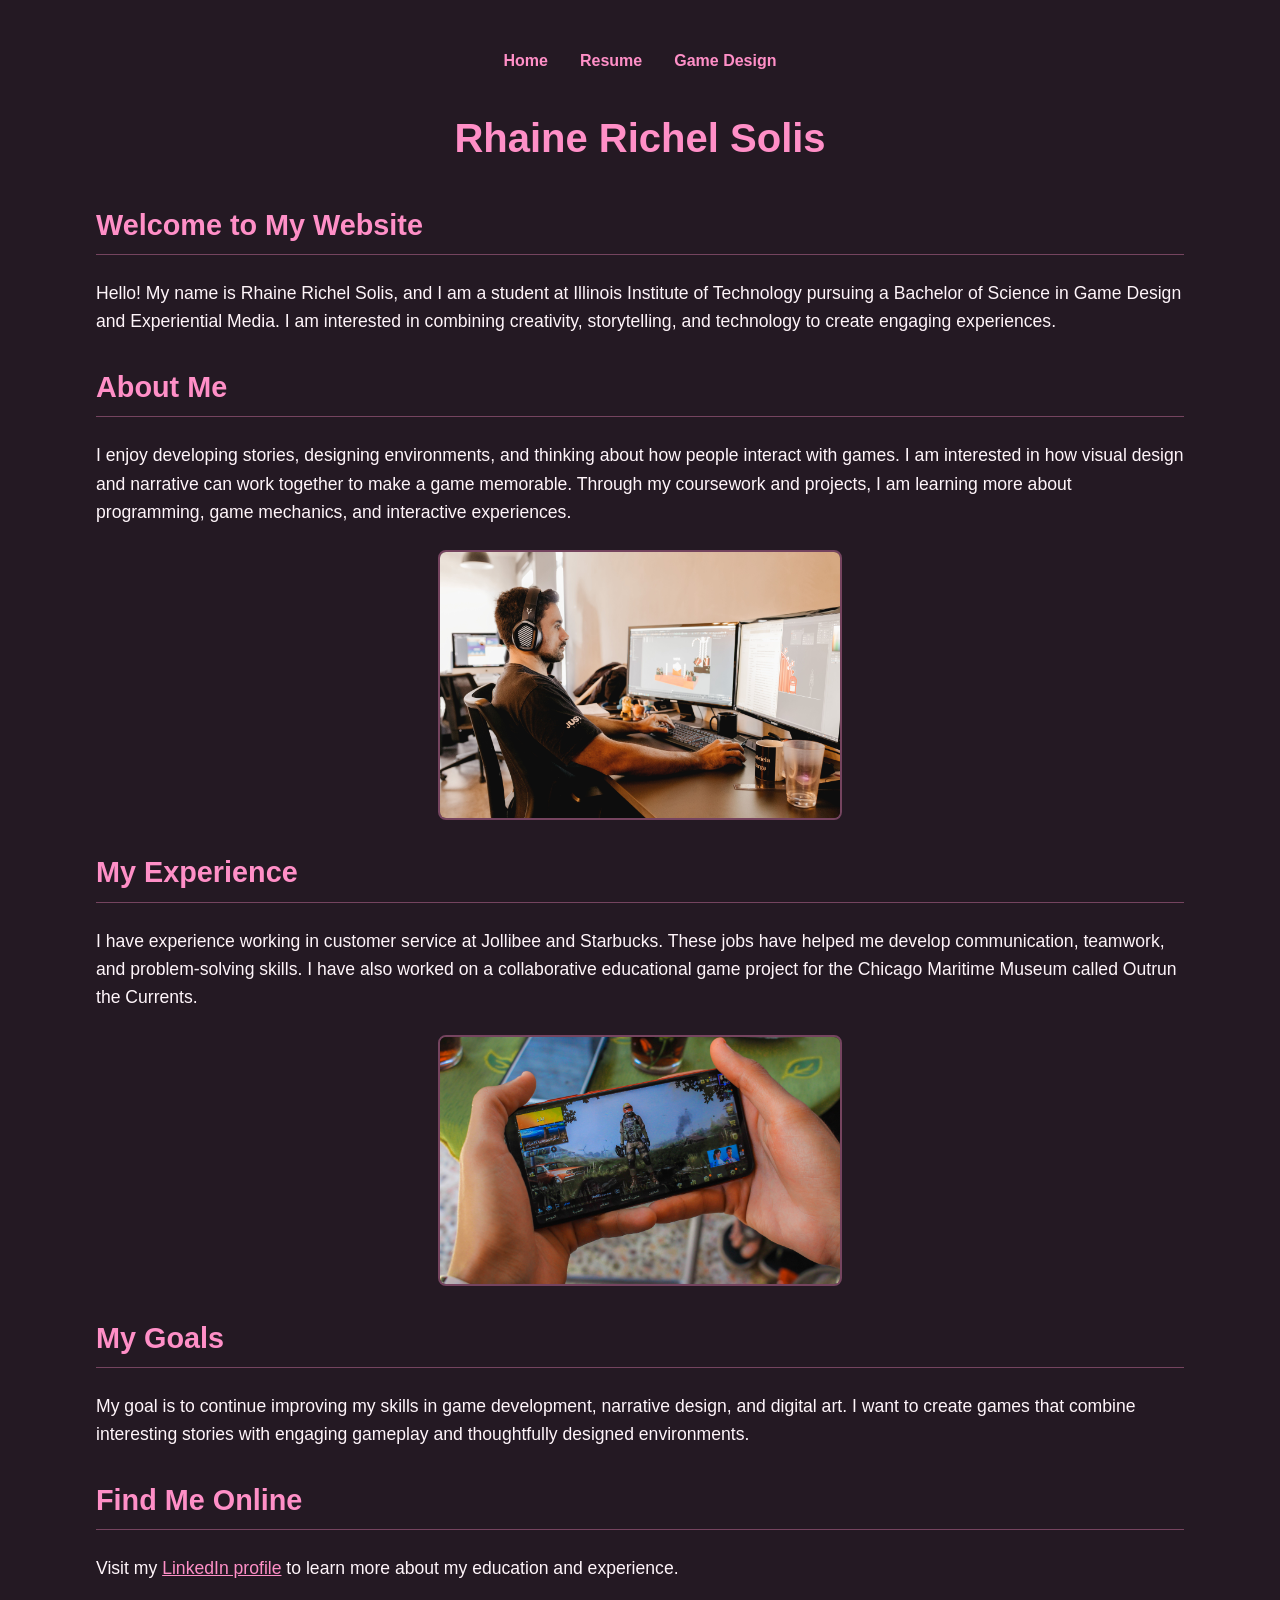
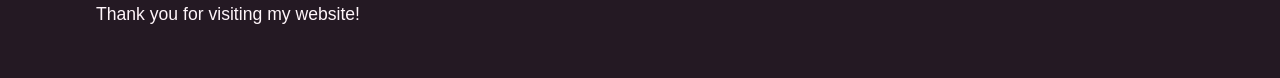
<file: index.html>
<!DOCTYPE html>
<html lang="en">
  <head>
    <meta charset="UTF-8">
    <title>Rhaine Richel Solis - Home</title>
    <link rel="stylesheet" href="styles.css">
  </head>
<body class="page-home">
<nav>
  <ul>
    <li><a href="index.html">Home</a></li>
    <li><a href="resume.html">Resume</a></li>
    <li><a href="page3.html">Game Design</a></li>
  </ul>
</nav>

    <h1>Rhaine Richel Solis</h1>

    <h2>Welcome to My Website</h2>
    <p>Hello! My name is Rhaine Richel Solis, and I am a student at Illinois Institute of Technology pursuing a Bachelor of Science in Game Design and Experiential Media. I am interested in combining creativity, storytelling, and technology to create engaging experiences.</p>

    <h2>About Me</h2>
    <p>I enjoy developing stories, designing environments, and thinking about how people interact with games. I am interested in how visual design and narrative can work together to make a game memorable. Through my coursework and projects, I am learning more about programming, game mechanics, and interactive experiences.</p>

    <img src="images/game-design.jpg" alt="Game design workspace" width="400">

    <h2>My Experience</h2>
    <p>I have experience working in customer service at Jollibee and Starbucks. These jobs have helped me develop communication, teamwork, and problem-solving skills. I have also worked on a collaborative educational game project for the Chicago Maritime Museum called Outrun the Currents.</p>

    <img src="images/game-project.jpg" alt="Video game environment" width="400">

    <h2>My Goals</h2>
    <p>My goal is to continue improving my skills in game development, narrative design, and digital art. I want to create games that combine interesting stories with engaging gameplay and thoughtfully designed environments.</p>

    <h2>Find Me Online</h2>
    <p>Visit my <a href="https://www.linkedin.com/in/rhaine-richel-solis-195383383/">LinkedIn profile</a> to learn more about my education and experience.</p>

    <p>Thank you for visiting my website!</p>
  </body>
</html>
</file>
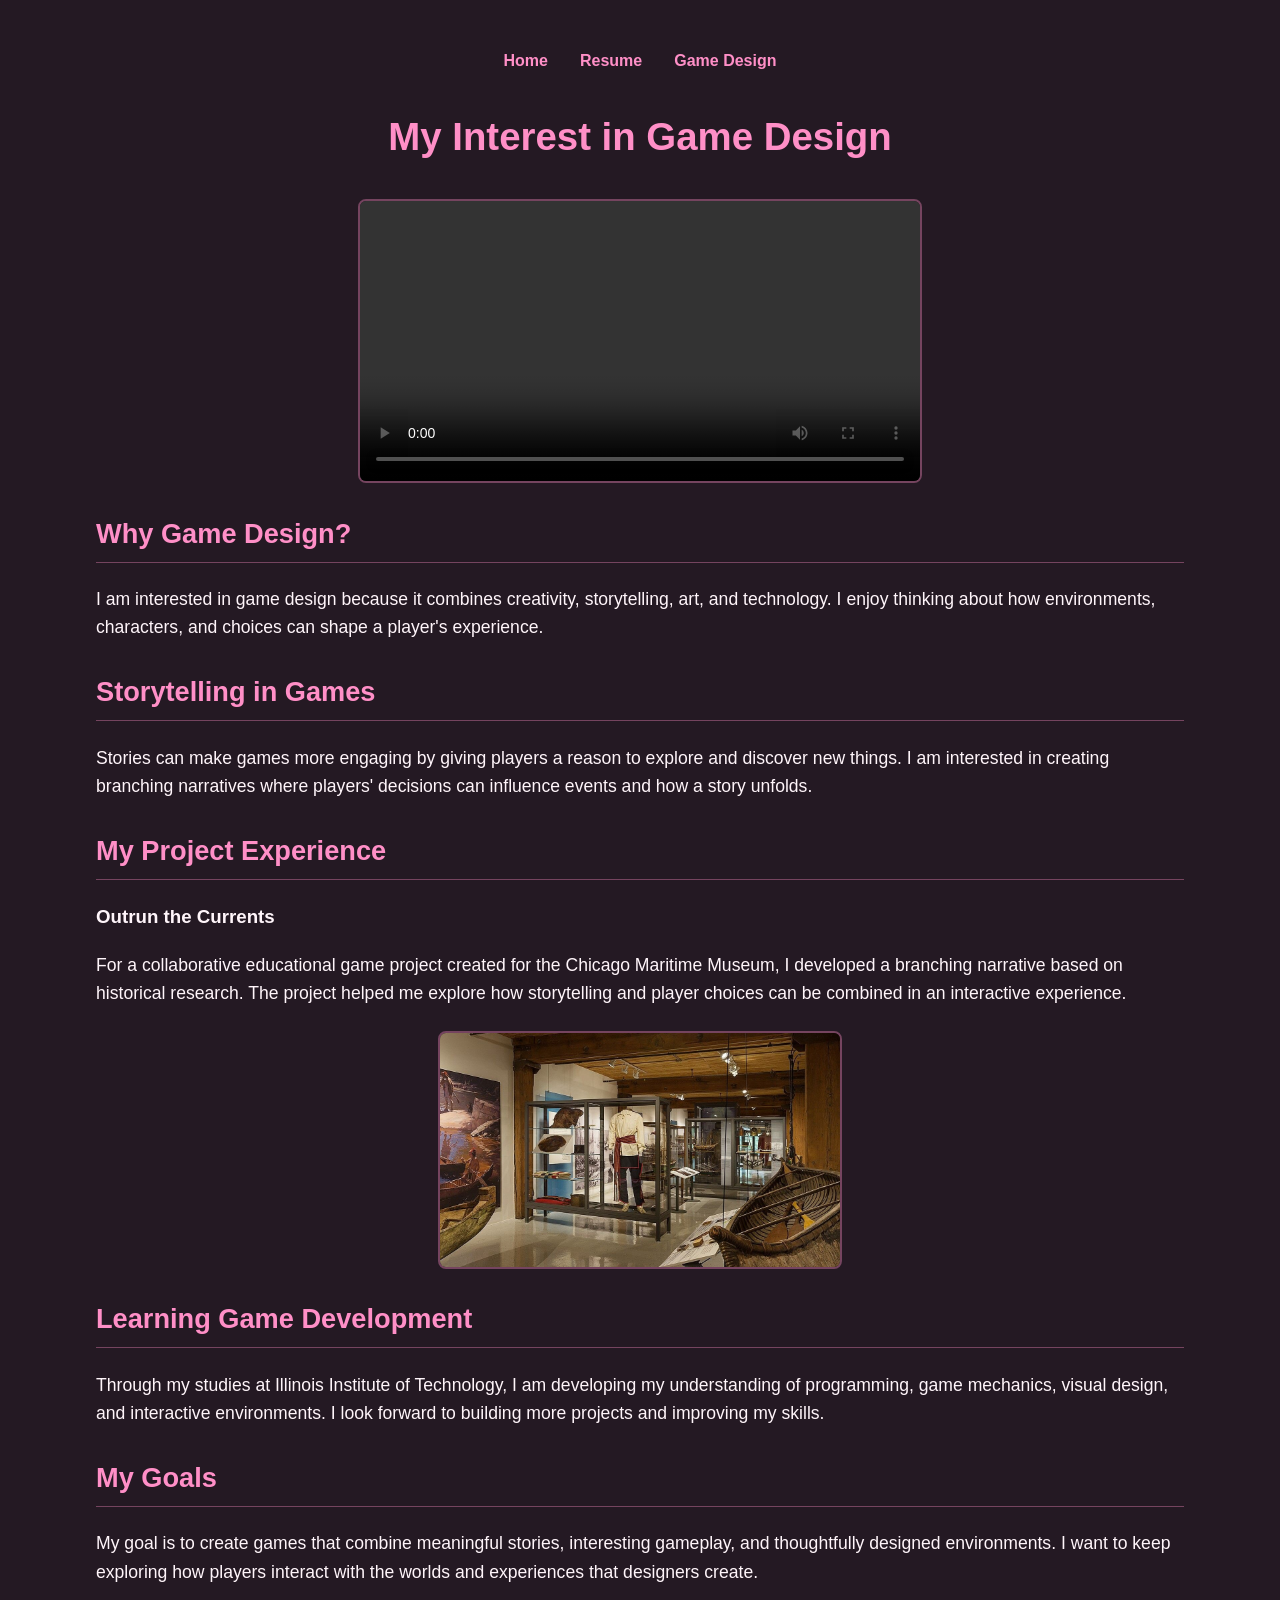
<file: page3.html>
<!DOCTYPE html>
<html lang="en">
  <head>
    <meta charset="UTF-8">
    <title>Game Design - Rhaine Richel Solis</title>
    <link rel="stylesheet" href="styles.css">
  </head>
<body class="page-game-design">
<nav>
  <ul>
    <li><a href="index.html">Home</a></li>
    <li><a href="resume.html">Resume</a></li>
    <li><a href="page3.html">Game Design</a></li>
  </ul>
</nav>

    <h1>My Interest in Game Design</h1>

    <video width="560" controls>
      <source src="videos/game-design.mp4" type="video/mp4">
      Your browser does not support the video element.
    </video>

    <h2>Why Game Design?</h2>
    <p>I am interested in game design because it combines creativity, storytelling, art, and technology. I enjoy thinking about how environments, characters, and choices can shape a player's experience.</p>

    <h2>Storytelling in Games</h2>
    <p>Stories can make games more engaging by giving players a reason to explore and discover new things. I am interested in creating branching narratives where players' decisions can influence events and how a story unfolds.</p>

    <h2>My Project Experience</h2>
    <h3>Outrun the Currents</h3>
    <p>For a collaborative educational game project created for the Chicago Maritime Museum, I developed a branching narrative based on historical research. The project helped me explore how storytelling and player choices can be combined in an interactive experience.</p>

    <img src="images/maritime.jpg" alt="Historical maritime ship" width="400">

    <h2>Learning Game Development</h2>
    <p>Through my studies at Illinois Institute of Technology, I am developing my understanding of programming, game mechanics, visual design, and interactive environments. I look forward to building more projects and improving my skills.</p>

    <h2>My Goals</h2>
    <p>My goal is to create games that combine meaningful stories, interesting gameplay, and thoughtfully designed environments. I want to keep exploring how players interact with the worlds and experiences that designers create.</p>
  </body>
</html>
</file>
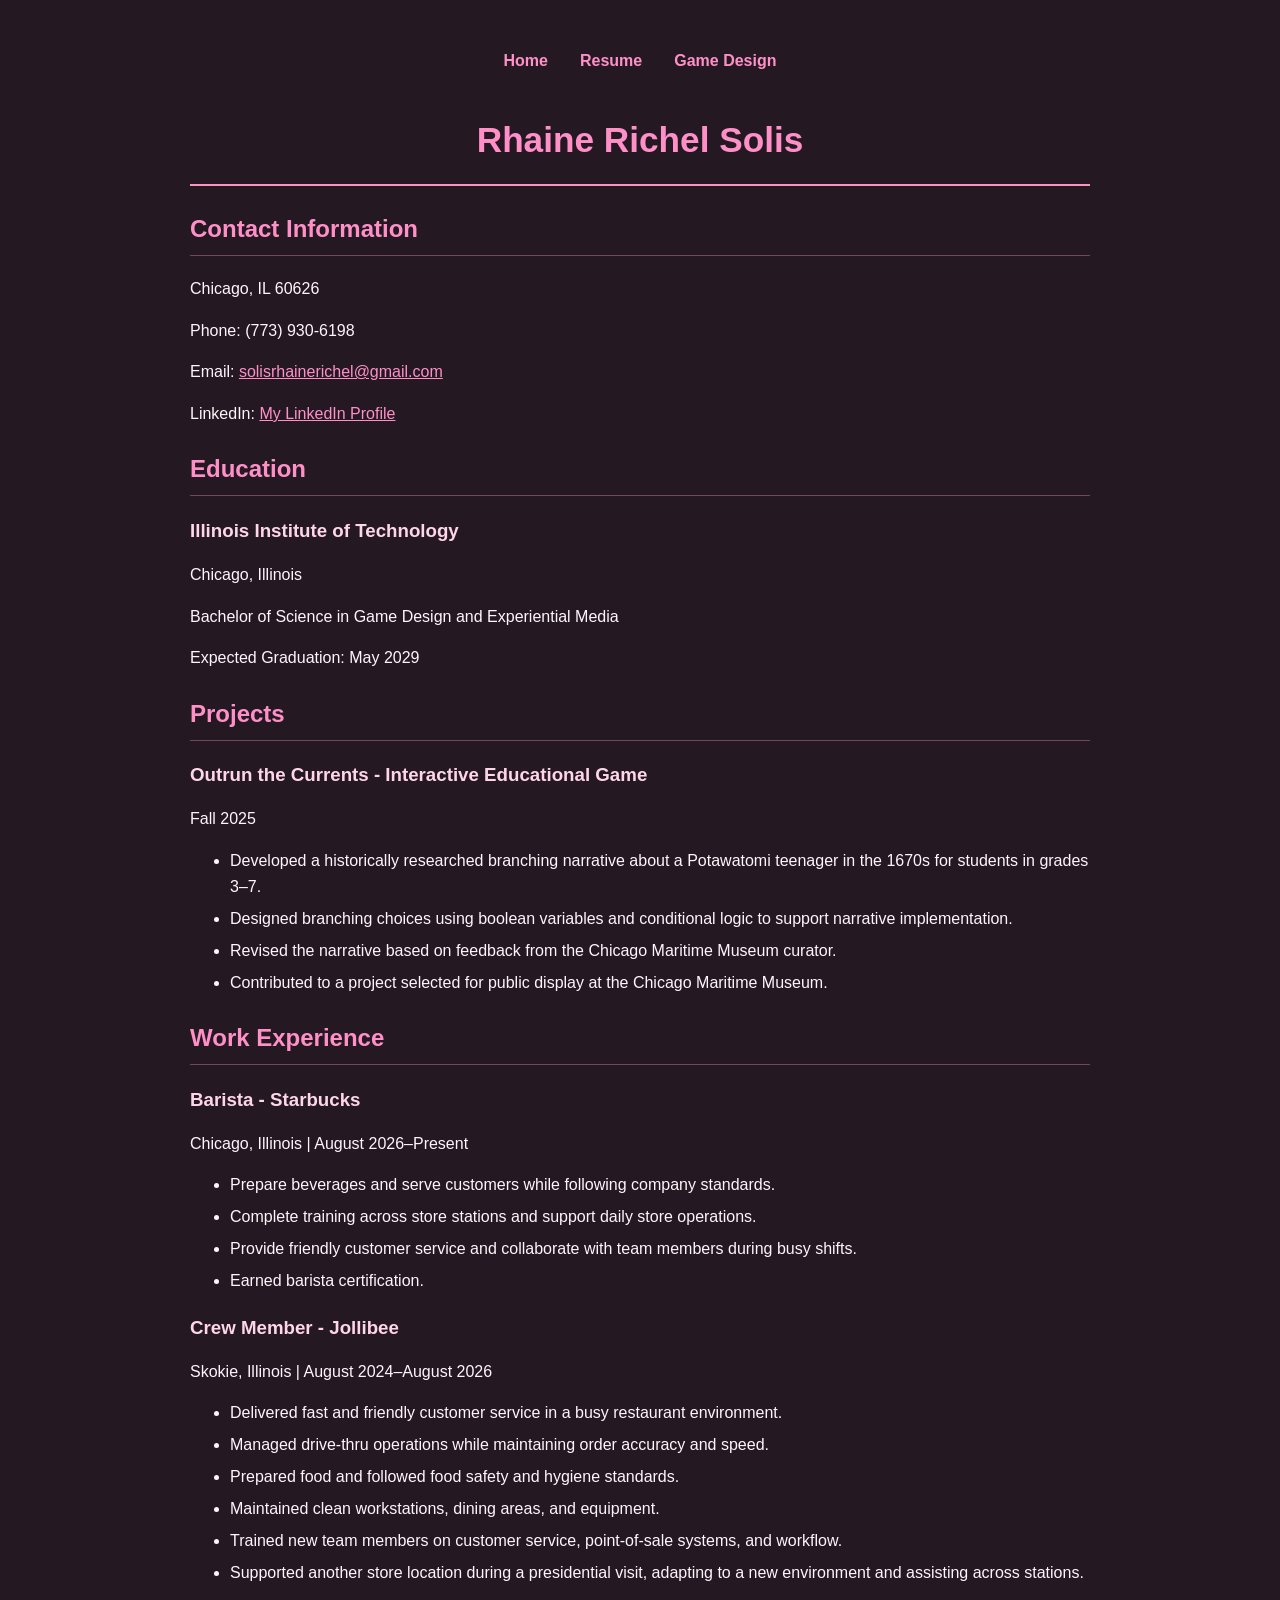
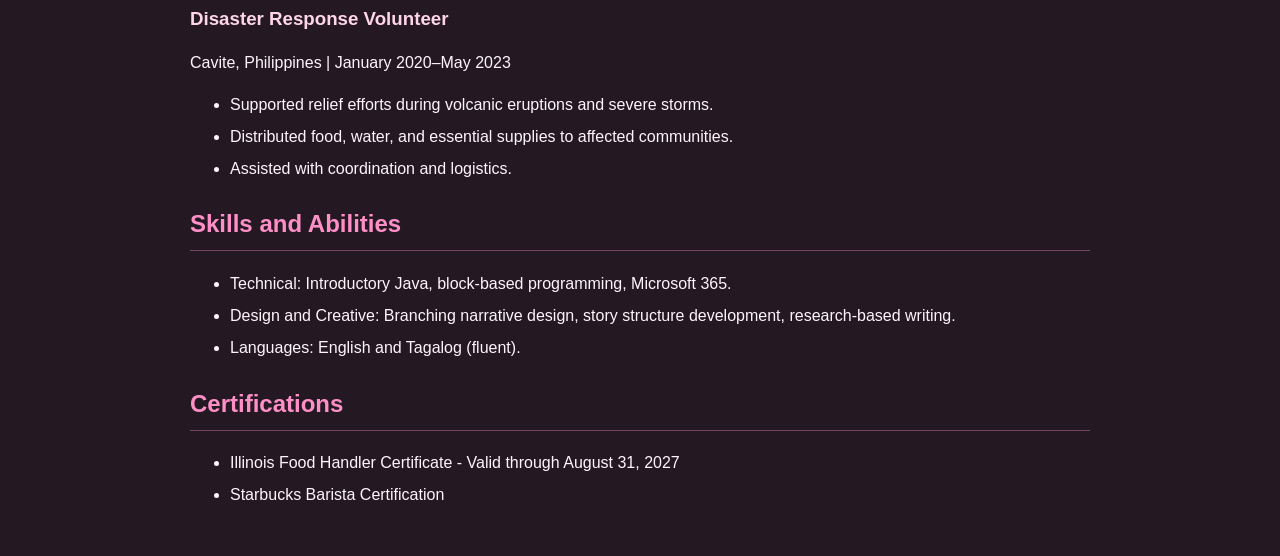
<file: resume.html>
<!DOCTYPE html>
<html lang="en">
  <head>
    <meta charset="UTF-8">
    <title>Rhaine Richel Solis - Resume</title>
    <link rel="stylesheet" href="styles.css">
  </head>
<body class="page-resume">
<nav>
  <ul>
    <li><a href="index.html">Home</a></li>
    <li><a href="resume.html">Resume</a></li>
    <li><a href="page3.html">Game Design</a></li>
  </ul>
</nav>

    <h1>Rhaine Richel Solis</h1>

    <h2>Contact Information</h2>
    <p>Chicago, IL 60626</p>
    <p>Phone: (773) 930-6198</p>
    <p>Email: <a href="mailto:solisrhainerichel@gmail.com">solisrhainerichel@gmail.com</a></p>
    <p>LinkedIn: <a href="https://www.linkedin.com/in/rhaine-richel-solis-195383383/">My LinkedIn Profile</a></p>

    <h2>Education</h2>
    <h3>Illinois Institute of Technology</h3>
    <p>Chicago, Illinois</p>
    <p>Bachelor of Science in Game Design and Experiential Media</p>
    <p>Expected Graduation: May 2029</p>

    <h2>Projects</h2>
    <h3>Outrun the Currents - Interactive Educational Game</h3>
    <p>Fall 2025</p>
    <ul>
      <li>Developed a historically researched branching narrative about a Potawatomi teenager in the 1670s for students in grades 3–7.</li>
      <li>Designed branching choices using boolean variables and conditional logic to support narrative implementation.</li>
      <li>Revised the narrative based on feedback from the Chicago Maritime Museum curator.</li>
      <li>Contributed to a project selected for public display at the Chicago Maritime Museum.</li>
    </ul>

    <h2>Work Experience</h2>
    <h3>Barista - Starbucks</h3>
    <p>Chicago, Illinois | August 2026–Present</p>
    <ul>
      <li>Prepare beverages and serve customers while following company standards.</li>
      <li>Complete training across store stations and support daily store operations.</li>
      <li>Provide friendly customer service and collaborate with team members during busy shifts.</li>
      <li>Earned barista certification.</li>
    </ul>

    <h3>Crew Member - Jollibee</h3>
    <p>Skokie, Illinois | August 2024–August 2026</p>
    <ul>
      <li>Delivered fast and friendly customer service in a busy restaurant environment.</li>
      <li>Managed drive-thru operations while maintaining order accuracy and speed.</li>
      <li>Prepared food and followed food safety and hygiene standards.</li>
      <li>Maintained clean workstations, dining areas, and equipment.</li>
      <li>Trained new team members on customer service, point-of-sale systems, and workflow.</li>
      <li>Supported another store location during a presidential visit, adapting to a new environment and assisting across stations.</li>
    </ul>

    <h3>Disaster Response Volunteer</h3>
    <p>Cavite, Philippines | January 2020–May 2023</p>
    <ul>
      <li>Supported relief efforts during volcanic eruptions and severe storms.</li>
      <li>Distributed food, water, and essential supplies to affected communities.</li>
      <li>Assisted with coordination and logistics.</li>
    </ul>

    <h2>Skills and Abilities</h2>
    <ul>
      <li>Technical: Introductory Java, block-based programming, Microsoft 365.</li>
      <li>Design and Creative: Branching narrative design, story structure development, research-based writing.</li>
      <li>Languages: English and Tagalog (fluent).</li>
    </ul>

    <h2>Certifications</h2>
    <ul>
      <li>Illinois Food Handler Certificate - Valid through August 31, 2027</li>
      <li>Starbucks Barista Certification</li>
    </ul>
  </body>
</html>
</file>
<file: styles.css>
/* shared navigation style */
nav ul {
  list-style: none;
  display: flex;
  justify-content: center;
  gap: 2rem;
  padding: 0;
  margin: 1rem 0 2rem;
}

/* shared navigation links */
nav a {
  color: #FF8FC7;
  text-decoration: none;
  font-weight: bold;
}

nav a:hover {
  color: #FFD6E9;
  text-decoration: underline;
}

/* shared img and video style */
img,
video {
  display: block;
  max-width: 100%;
  height: auto;
  margin: 1.5rem auto;
}

/* shared heading style */
h1,
h2 {
  color: #FF8FC7;
}

h1 {
  text-align: center;
}

h2 {
  border-bottom: 1px solid #75445F;
  padding-bottom: 0.4rem;
}

/* shared link style */
a {
  color: #FF8FC7;
}

a:hover {
  color: #FFD6E9;
}

/* shared page appearance */
body {
  font-family: Arial, Helvetica, sans-serif;
  background-color: #241923;
  color: #FFF5FA;
  line-height: 1.6;
  margin: 0 auto;
  padding: 2rem;
}

/* home page */

/* Fluid page width */
body.page-home {
  width: 90%;
  max-width: 68rem;
}

/* home page title */
body.page-home h1 {
  font-size: 2.5rem;
  margin-bottom: 2rem;
}

/* home page section headings */
body.page-home h2 {
  font-size: 1.8rem;
  margin-top: 1.8rem;
}

/* home page paragraphs */
body.page-home p {
  font-size: 1.1rem;
}

/* home page images */
body.page-home img {
  width: 25rem;
  border: 2px solid #75445F;
  border-radius: 0.5rem;
}

/* resume page */

/*fixedwidth resume layout */
body.page-resume {
  width: 900px;
  max-width: none;
  margin: 0 auto;
}

/* resume title */
body.page-resume h1 {
  font-size: 2.2rem;
  border-bottom: 2px solid #FF8FC7;
  padding-bottom: 1rem;
}

/* resume section headings */
body.page-resume h2 {
  font-size: 1.5rem;
  margin-top: 1.5rem;
}

/* resume job and education headings */
body.page-resume h3 {
  color: #FFD6E9;
  margin-bottom: 0.2rem;
}

/* resume lists */
body.page-resume li {
  margin-bottom: 0.4rem;
}

/* game design page */

/* fluid game design layout */
body.page-game-design {
  width: 90%;
  max-width: 68rem;
}

/* game design main heading */
body.page-game-design h1 {
  font-size: 2.4rem;
  margin-bottom: 2rem;
}

/* game design section headings */
body.page-game-design h2 {
  font-size: 1.7rem;
  margin-top: 1.8rem;
}

/* game design paragraphs */
body.page-game-design p {
  font-size: 1.1rem;
}

/* game design video */
body.page-game-design video {
  width: 35rem;
  border: 2px solid #75445F;
  border-radius: 0.5rem;
}

/* game design images */
body.page-game-design img {
  width: 25rem;
  border: 2px solid #75445F;
  border-radius: 0.5rem;
}
</file>
